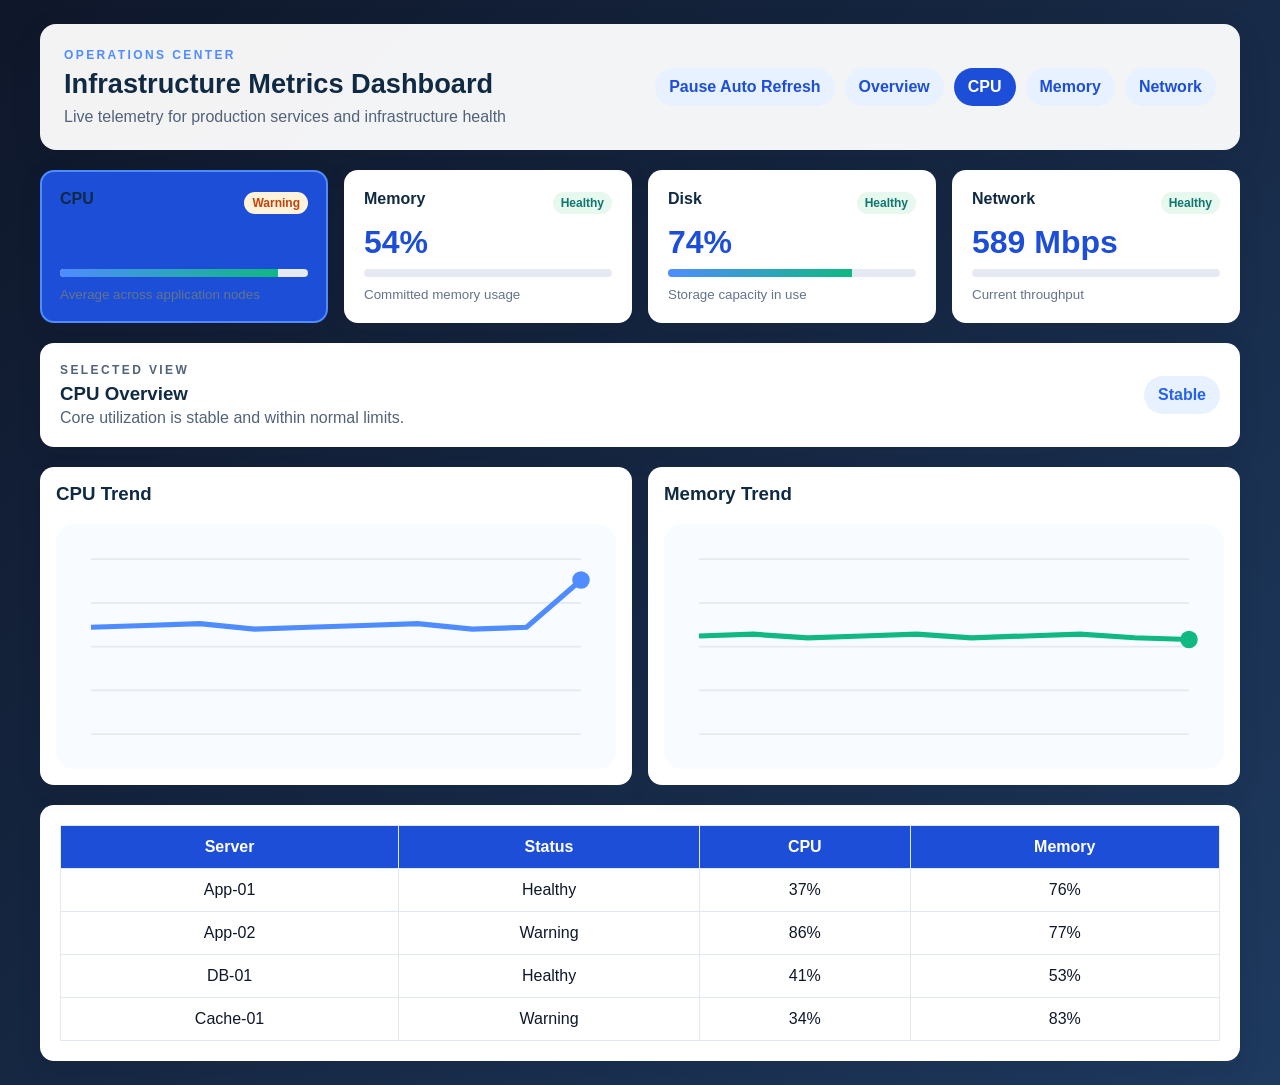
<file: metrics-dashboard-static/index.html>
<!DOCTYPE html>
<html>
<head>
  <meta charset="UTF-8">
  <meta name="viewport" content="width=device-width, initial-scale=1">
  <title>Metrics Dashboard</title>
  <link rel="stylesheet" href="css/style.css">
</head>
<body>
  <div class="app-shell">
    <header class="topbar">
      <div>
        <p class="eyebrow">Operations Center</p>
        <h1>Infrastructure Metrics Dashboard</h1>
        <p class="subtitle">Live telemetry for production services and infrastructure health</p>
      </div>
      <div class="toolbar">
        <button id="refreshToggle" class="btn btn-primary">Pause Auto Refresh</button>
        <button class="metric-btn active" data-metric="overview">Overview</button>
        <button class="metric-btn" data-metric="cpu">CPU</button>
        <button class="metric-btn" data-metric="memory">Memory</button>
        <button class="metric-btn" data-metric="network">Network</button>
      </div>
    </header>

    <div class="grid">
      <button class="card metric-card active" data-metric="cpu">
        <div class="card-title-row">
          <h3>CPU</h3>
          <span class="pill healthy" id="cpuStatus">Healthy</span>
        </div>
        <p class="metric-value" id="cpu">0%</p>
        <div class="bar"><span id="cpuBar"></span></div>
        <small id="cpuMeta">Average across application nodes</small>
      </button>
      <button class="card metric-card" data-metric="memory">
        <div class="card-title-row">
          <h3>Memory</h3>
          <span class="pill healthy" id="memStatus">Healthy</span>
        </div>
        <p class="metric-value" id="mem">0%</p>
        <div class="bar"><span id="memBar"></span></div>
        <small id="memMeta">Committed memory usage</small>
      </button>
      <button class="card metric-card" data-metric="disk">
        <div class="card-title-row">
          <h3>Disk</h3>
          <span class="pill healthy" id="diskStatus">Healthy</span>
        </div>
        <p class="metric-value" id="disk">0%</p>
        <div class="bar"><span id="diskBar"></span></div>
        <small id="diskMeta">Storage capacity in use</small>
      </button>
      <button class="card metric-card" data-metric="network">
        <div class="card-title-row">
          <h3>Network</h3>
          <span class="pill healthy" id="netStatus">Healthy</span>
        </div>
        <p class="metric-value" id="net">0 Mbps</p>
        <div class="bar"><span id="netBar"></span></div>
        <small id="netMeta">Current throughput</small>
      </button>
    </div>

    <section class="detail-panel">
      <div>
        <p class="eyebrow">Selected view</p>
        <h3 id="selectedMetricTitle">CPU Overview</h3>
        <p id="selectedMetricText">Core utilization is stable and within normal limits.</p>
      </div>
      <div class="detail-badge" id="selectedMetricBadge">Stable</div>
    </section>

    <section class="charts">
      <div class="chart-card">
        <h3>CPU Trend</h3>
        <svg id="cpuChart" viewBox="0 0 320 140" role="img" aria-label="CPU trend graph"></svg>
      </div>
      <div class="chart-card">
        <h3>Memory Trend</h3>
        <svg id="memChart" viewBox="0 0 320 140" role="img" aria-label="Memory trend graph"></svg>
      </div>
    </section>

    <section class="table-wrap">
      <table>
        <thead>
          <tr><th>Server</th><th>Status</th><th>CPU</th><th>Memory</th></tr>
        </thead>
        <tbody id="tbody"></tbody>
      </table>
    </section>
  </div>

  <script src="js/script.js"></script>
</body>
</html>
</file>
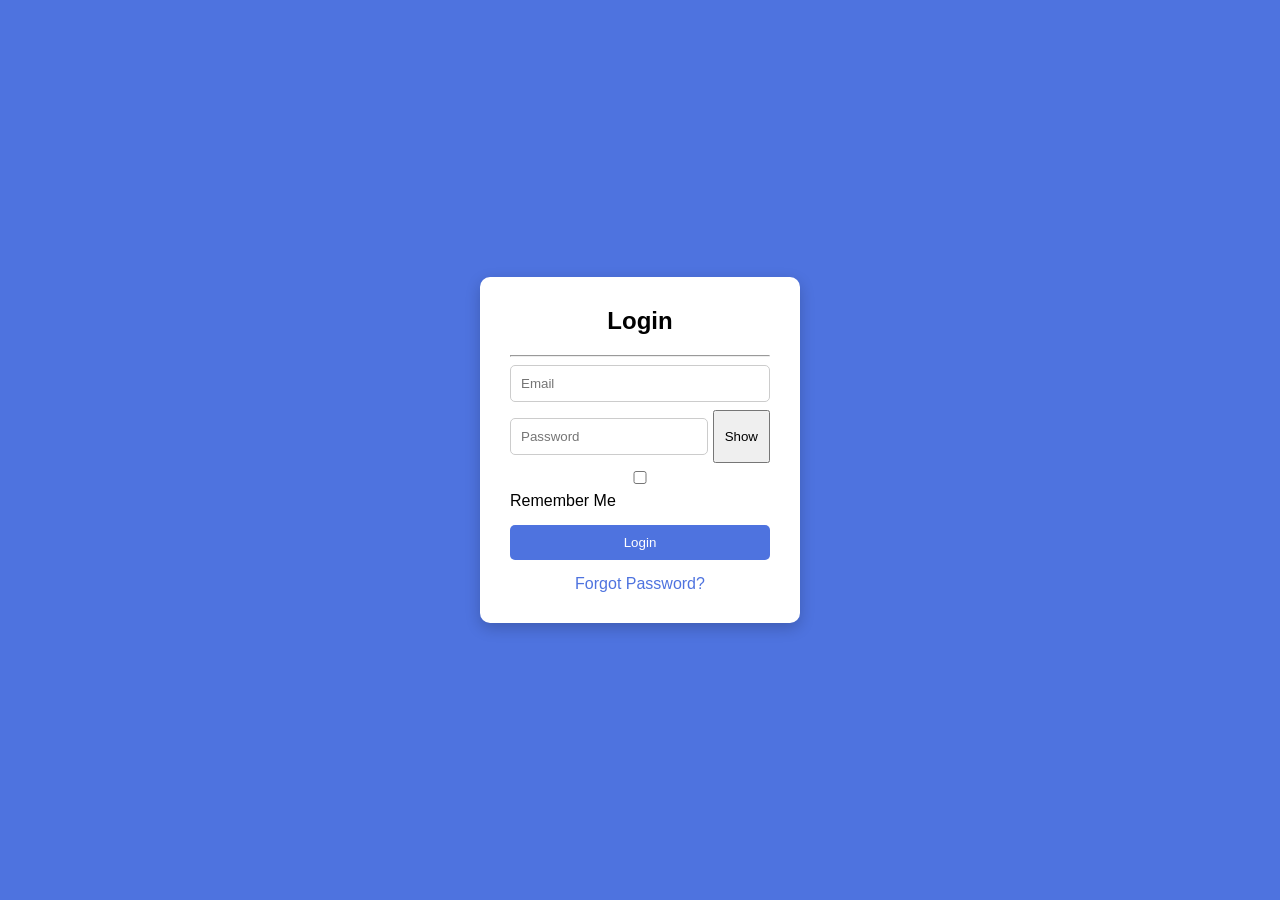
<file: AI-Prompt-Projects/Login_page/index.html>
<!DOCTYPE html>
<html lang="en">
<head>
    <meta charset="UTF-8">
    <meta name="viewport" content="width=device-width, initial-scale=1.0">
    <title>Login Page</title>
    <link rel="stylesheet" href="style.css">
</head>
<body>
<div class="container">
    <div class="login-box">
        <h2>Login</h2>
        <hr>

        <input type="email" id="email" placeholder="Email">
        <span id="emailError" class="error"></span>

        <div class="password-box">
            <input type="password" id="password" placeholder="Password">
            <button id="toggle">Show</button>
        </div>
        <span id="passwordError" class="error"></span>

        <label>
            <input type="checkbox"> Remember Me
        </label>

        <button class="login-btn" onclick="login()">Login</button>

        <a href="javascript:void(0)" class="forgot-link" onclick="forgotPassword()">Forgot Password?</a>
    </div>
</div>

<script src="script.js"></script>
</body>
</html>
</file>
<file: metrics-dashboard-static/css/style.css>
body{font-family:Arial,sans-serif;background:linear-gradient(135deg,#0f172a,#1e3a5f);margin:0;color:#0f172a}.app-shell{max-width:1200px;margin:0 auto;padding:24px}.topbar{background:rgba(255,255,255,.95);border-radius:16px;padding:24px;box-shadow:0 10px 30px rgba(15,23,42,.12);display:flex;justify-content:space-between;align-items:center;gap:16px;margin-bottom:20px}.eyebrow{margin:0 0 6px;text-transform:uppercase;letter-spacing:.2em;font-size:.75rem;color:#4f8cff;font-weight:700}.topbar h1{margin:0;font-size:1.7rem;color:#102a43}.subtitle{margin:8px 0 0;color:#51627a}.toolbar{display:flex;flex-wrap:wrap;gap:10px}.btn,.metric-btn,.metric-card{border:none;cursor:pointer;font:inherit}.btn,.metric-btn{padding:10px 14px;border-radius:999px;background:#e8f1ff;color:#1d4ed8;font-weight:700}.btn:hover,.metric-btn:hover,.metric-card:hover{transform:translateY(-1px)}.metric-btn.active,.metric-card.active{background:#1d4ed8;color:#fff}.grid{display:grid;grid-template-columns:repeat(auto-fit,minmax(220px,1fr));gap:16px;margin-bottom:20px}.card{background:#fff;padding:18px;border-radius:14px;box-shadow:0 8px 24px rgba(15,23,42,.1);text-align:left;border:2px solid transparent}.card.active{border-color:#4f8cff}.card-title-row{display:flex;justify-content:space-between;align-items:center;gap:8px}.card h3{margin:0 0 8px;font-size:1rem;color:#102a43}.metric-value{font-size:2rem;font-weight:700;color:#1d4ed8;margin:8px 0}.bar{height:8px;background:#e5eaf2;border-radius:999px;overflow:hidden;margin:8px 0}.bar span{display:block;height:100%;width:0%;background:linear-gradient(90deg,#4f8cff,#10b981);transition:width .4s ease}.card small{color:#64748b}.pill{display:inline-block;padding:4px 8px;border-radius:999px;font-size:.75rem;font-weight:700;background:#e7f9ee;color:#0f766e}.pill.warning{background:#fff4db;color:#c2410c}.detail-panel{display:flex;justify-content:space-between;align-items:center;gap:16px;background:#fff;border-radius:14px;padding:20px;box-shadow:0 8px 24px rgba(15,23,42,.1);margin-bottom:20px}.detail-panel h3{margin:6px 0 4px;color:#102a43}.detail-panel p{margin:0;color:#51627a}.detail-badge{padding:10px 14px;border-radius:999px;background:#e8f1ff;color:#2563eb;font-weight:700}.charts{display:grid;grid-template-columns:repeat(auto-fit,minmax(280px,1fr));gap:16px;margin-bottom:20px}.chart-card{background:#fff;padding:16px;border-radius:14px;box-shadow:0 8px 24px rgba(15,23,42,.1)}.chart-card h3{margin-top:0;color:#102a43}.chart-card svg{width:100%;height:auto;display:block}.table-wrap{background:#fff;padding:20px;border-radius:14px;box-shadow:0 8px 24px rgba(15,23,42,.1)}table{width:100%;border-collapse:collapse;background:#fff}th,td{padding:12px;border:1px solid #e2e8f0;text-align:center}th{background:#1d4ed8;color:#fff}@media(max-width:760px){.topbar,.detail-panel{flex-direction:column;align-items:flex-start}.toolbar{width:100%}}
</file>
<file: AI-Prompt-Projects/Login_page/style.css>
*{
margin:0;
padding:0;
box-sizing:border-box;
font-family:Arial,sans-serif;
}

body{
display:flex;
justify-content:center;
align-items:center;
height:100vh;
background:#4e73df;
}

.login-box{
background:white;
padding:30px;
width:320px;
border-radius:10px;
box-shadow:0 5px 15px rgba(0,0,0,.2);
}

h2{
text-align:center;
margin-bottom:20px;
}

input{
width:100%;
padding:10px;
margin:8px 0;
border:1px solid #ccc;
border-radius:5px;
}

.password-box{
display:flex;
gap:5px;
}

.password-box button{
padding:10px;
}

.login-btn{
width:100%;
padding:10px;
margin-top:15px;
background:#4e73df;
color:white;
border:none;
border-radius:5px;
cursor:pointer;
}

.login-btn:hover{
background:#3557c5;
}

.error{
color:red;
font-size:12px;
}

.forgot-link{
display:block;
margin-top:15px;
text-align:center;
text-decoration:none;
color:#4e73df;
}

.forgot-link:hover{
text-decoration:underline;
}
</file>
